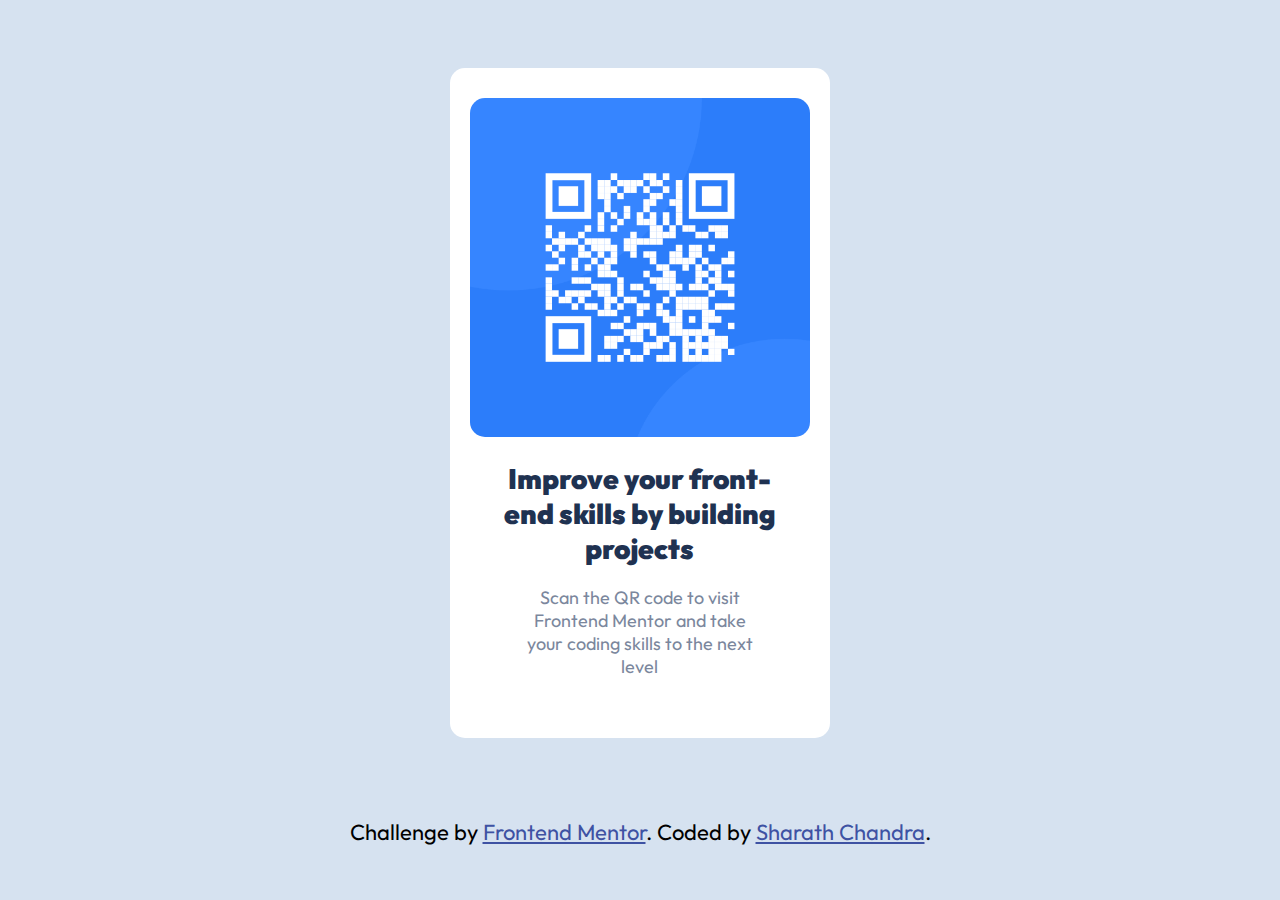
<file: qr-code-component-main/index.html>
<!DOCTYPE html>
<html lang="en">
  <head>
    <meta charset="UTF-8" />
    <meta name="viewport" content="width=device-width, initial-scale=1.0" />
    <!-- displays site properly based on user's device -->

    <link
      rel="icon"
      type="image/png"
      sizes="32x32"
      href="./images/favicon-32x32.png"
    />
    <link rel="stylesheet" href="style.css" />

    <title>Frontend Mentor | QR code component</title>
  </head>
  <body>
    <div class="container">
      <div class="qr">
        <img src="images/image-qr-code.png" alt="QR Code" />
      </div>
      <div class="caption">
        Improve your front-end skills by building projects
      </div>
      <div class="text">
        Scan the QR code to visit Frontend Mentor and take your coding skills to
        the next level
      </div>
    </div>
    <div class="attribution">
      Challenge by
      <a href="https://www.frontendmentor.io?ref=challenge" target="_blank"
        >Frontend Mentor</a
      >. Coded by <a href="#">Sharath Chandra</a>.
    </div>
  </body>
</html>
</file>
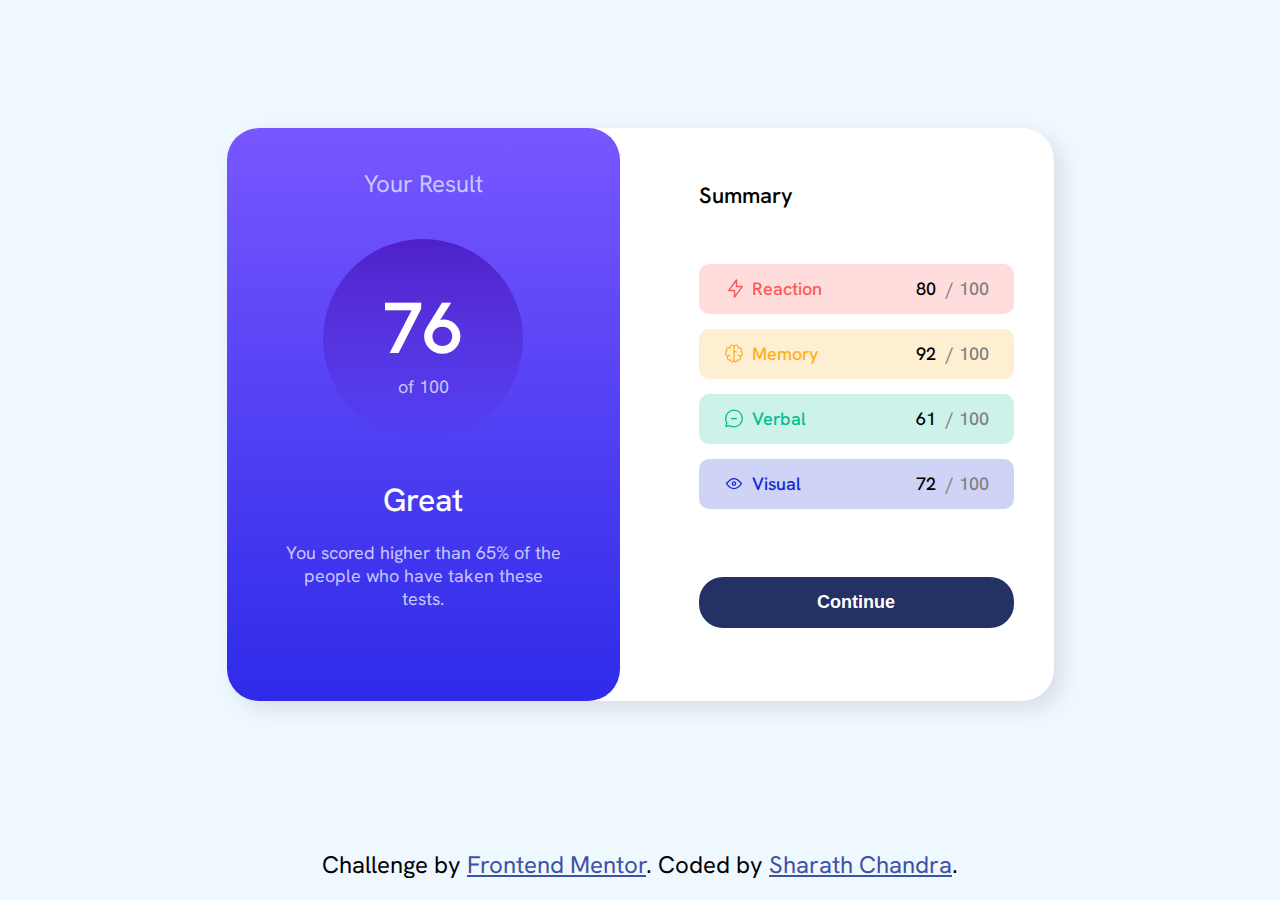
<file: results-summary-component-main/index.html>
<!DOCTYPE html>
<html lang="en">
  <head>
    <meta charset="UTF-8" />
    <meta name="viewport" content="width=device-width, initial-scale=1.0" />
    <!-- displays site properly based on user's device -->

    <link
      rel="icon"
      type="image/png"
      sizes="32x32"
      href="./assets/images/favicon-32x32.png"
    />
    <link rel="stylesheet" href="style.css" />

    <title>Frontend Mentor | Results summary component</title>
  </head>
  <body>
    <div class="container">
      <div class="left">
        <div class="header">Your Result</div>
        <div class="score">
          <span class="score_text">
            <span class="main_score">76</span>
            <span class="outof">of 100</span>
          </span>
        </div>
        <div class="great">Great</div>
        <div class="caption">
          You scored higher than 65% of the people who have taken these tests.
        </div>
      </div>
      <div class="right">
        <div class="summary">Summary</div>
        <div class="items">
          <div class="reaction">
            <div class="set">
              <div>
                <img
                  src="assets/images/icon-reaction.svg"
                  alt="Reaction Icon"
                />
              </div>
              <div class="rname">Reaction</div>
            </div>
            <div>80 &nbsp<span class="hundred">/ 100</span></div>
          </div>
          <div class="memory">
            <div class="set">
              <img src="assets/images/icon-memory.svg" alt="Memory Icon" />
              <div class="mname">Memory</div>
            </div>
            <div>92 &nbsp<span class="hundred">/ 100</span></div>
          </div>
          <div class="verbal">
            <div class="set">
              <img src="assets/images/icon-verbal.svg" alt="Verbal Icon" />
              <div class="vername">Verbal</div>
            </div>
            <div>61 &nbsp<span class="hundred">/ 100</span></div>
          </div>
          <div class="visual">
            <div class="set">
              <img src="assets/images/icon-visual.svg" alt="Visual Icon" />
              <div class="visname">Visual</div>
            </div>
            <div>72 &nbsp<span class="hundred">/ 100</span></div>
          </div>
        </div>
        <div class="button">
          <button>Continue</button>
        </div>
      </div>
    </div>
    <div class="footer">
      <div class="attribution">
        Challenge by
        <a href="https://www.frontendmentor.io?ref=challenge" target="_blank"
          >Frontend Mentor</a
        >. Coded by <a href="#">Sharath Chandra</a>.
      </div>
    </div>
  </body>
</html>
</file>
<file: qr-code-component-main/style.css>
@import url('https://fonts.googleapis.com/css2?family=Outfit&family=Roboto&display=swap');
@import url('https://fonts.googleapis.com/css2?family=Outfit:wght@400;600&family=Roboto&display=swap');

body{
    background-color: hsl(212, 45%, 89%);
    font-family: 'Outfit', sans-serif;
    display: flex;
    flex-direction: column;
}
.container {
    max-width: 30%;
    max-height: 30%;
    display: flex;
    flex-direction: column;
    margin: 60px auto;
    background-color: hsl(0, 0%, 100%);
    padding: 20px 20px 50px 20px;
    box-sizing: border-box;
    border-radius: 15px;

}

.qr {
    margin: 10px auto;
    flex: 1;
    /* max-height: 20%;
    max-width: auto; */

}

img {
    max-width: 100%;
    height: auto;
    flex: 1;
    box-sizing: border-box;
    border-radius: 15px;
}

.caption {
    margin: 10px auto;
    text-align: center;
    color: hsl(218, 44%, 22%);
    font-weight: 900;
    flex: 1;
    max-width: 85%;
    font-size: 28px;
    font-style: bold;
}

.text {
    margin: 10px auto;
    text-align: center;
    color: hsl(220, 15%, 55%);
    flex: 1;
    max-width: 70%;
    font-size: 18px;
}

.attribution {
    font-size: 22px;
    text-align: center;
    margin: 20px auto;
    justify-content: flex-end;
  }
  .attribution a {
    color: hsl(228, 45%, 44%);
  }
</file>
<file: results-summary-component-main/style.css>
@import url('https://fonts.googleapis.com/css2?family=Hanken+Grotesk:wght@500;700;800&display=swap');

body {
    font-family: 'Hanken Grotesk', sans-serif;
    display: flex;
    flex-direction: column;
    font-size: 22px;
    /* padding: 10%; */
    height: 100vh;
    justify-content: space-evenly;
    margin: 0;
    background-color: aliceblue;
}

.container {
    display: flex;
    margin: 10% auto;
    justify-content: space-between;
    height: 60%;
    flex: 1;
    box-sizing: border-box;
    border-radius: 32px;
    background-color: white;
    box-shadow: 8px 8px 20px rgba(0, 0, 0, 0.1);
    padding-right: 40px;
}

.left {
    background-image: linear-gradient(to bottom, hsl(252, 100%, 67%), hsl(241, 81%, 54%));
    display: flex;
    flex-direction: column;
    align-items: center;
    /* justify-content: space-evenly; */
    max-width: 50%;
    text-align: center;
    box-sizing: border-box;
    border-radius: 32px;
    padding: 20px 0px 0px 0px;
    padding-bottom: 20px;
}
.score {
    width: 200px;
    height: 200px;
    border-radius: 50%; 
    display: flex;
    justify-content: center;
    align-items: center;  
    background-image: linear-gradient(to bottom, hsla(256, 72%, 46%, 1), hsla(241, 72%, 46%, 0));
    margin: 20px 0;
}

.header {
    font-size: 24px;
    color: hsl(241, 100%, 89%);
    margin: 20px;
}

.score_text {
    text-align: center;
}

.main_score {
    color: hsl(0, 0%, 100%);
    font-size: 72px;
    font-weight: 600;
}

.outof {
    display: block;
    font-size: 18px;
    color: hsl(241, 100%, 89%);
}

.great{
    font-size: 32px;
    color: hsl(0, 0%, 100%);
    font-weight: 500;
    margin: 20px;

}

.caption {
    font-size: 18px;
    max-width: 70%;
    color: hsl(241, 100%, 89%);
}


.right {
    min-width: 40%;
    display: flex;
    flex-direction: column;
    justify-content: space-evenly;
    padding-bottom: 20px;
    /* align-items: center; */
}

.summary {
    align-self: flex-start;
    font-weight: 550;
    /* margin: 0px 0px 10px 0px;
    padding: 0px 0px 140px 0px; */
}

.items {
    display: flex;
    flex-direction: column;
    justify-content: space-evenly;
}

.items div {
    display: flex;
}

.reaction {
    height: 40px;
    background-color: hsla(0, 100%, 67%, 0.20);
    display: flex;
    justify-content: space-between;
    align-items: center;
    padding: 25px;
    box-sizing: border-box;
    border-radius: 10px;
    margin-bottom: 15px;
    font-size: 18px;
    font-weight: 500;
}

.rname {
    color: hsl(0, 100%, 67%);
}

.hundred {
    color: grey;
}

.memory {
    height: 40px;
    background-color: hsla(39, 100%, 56%, .20);
    display: flex;
    justify-content: space-between;
    align-items: center;
    padding: 25px;
    box-sizing: border-box;
    border-radius: 10px;
    margin-bottom: 15px;
    font-size: 18px;
    font-weight: 500;
}

.mname {
    color: hsl(39, 100%, 56%);
}

.verbal {
    height: 40px;
    background-color: hsla(166, 100%, 37%, .20);
    display: flex;
    justify-content: space-between;
    align-items: center;
    padding: 25px;
    box-sizing: border-box;
    border-radius: 10px;
    margin-bottom: 15px;
    font-size: 18px;
    font-weight: 500;
}

.vername {
    color: hsl(166, 100%, 37%);
}

.visual {
    height: 40px;
    background-color: hsla(234, 85%, 45%, .20);
    display: flex;
    justify-content: space-between;
    align-items: center;
    padding: 25px;
    box-sizing: border-box;
    border-radius: 10px;
    margin-bottom: 15px;
    font-size: 18px;
    font-weight: 500;
}

.visname {
    color: hsl(234, 85%, 45%);
}

.button {
    display: flex;
    flex-direction: column;
}

button {
    padding: 15px;
    box-sizing: border-box;
    border-radius: 24px;
    border: 0px;
    font-size: 18px;
    font-weight: 600;
    background-color: hsl(228, 47%, 27%);
    color: white;
}

img {
    margin-right: 8px;
}

.attribution { 
    font-size: 24px; 
    text-align: center; 
}
.attribution a { 
    color: hsl(228, 45%, 44%); 
}

.footer {
    /* align-self: flex-start; */
    font-size: 24px;
    padding: 20px;
}
</file>
